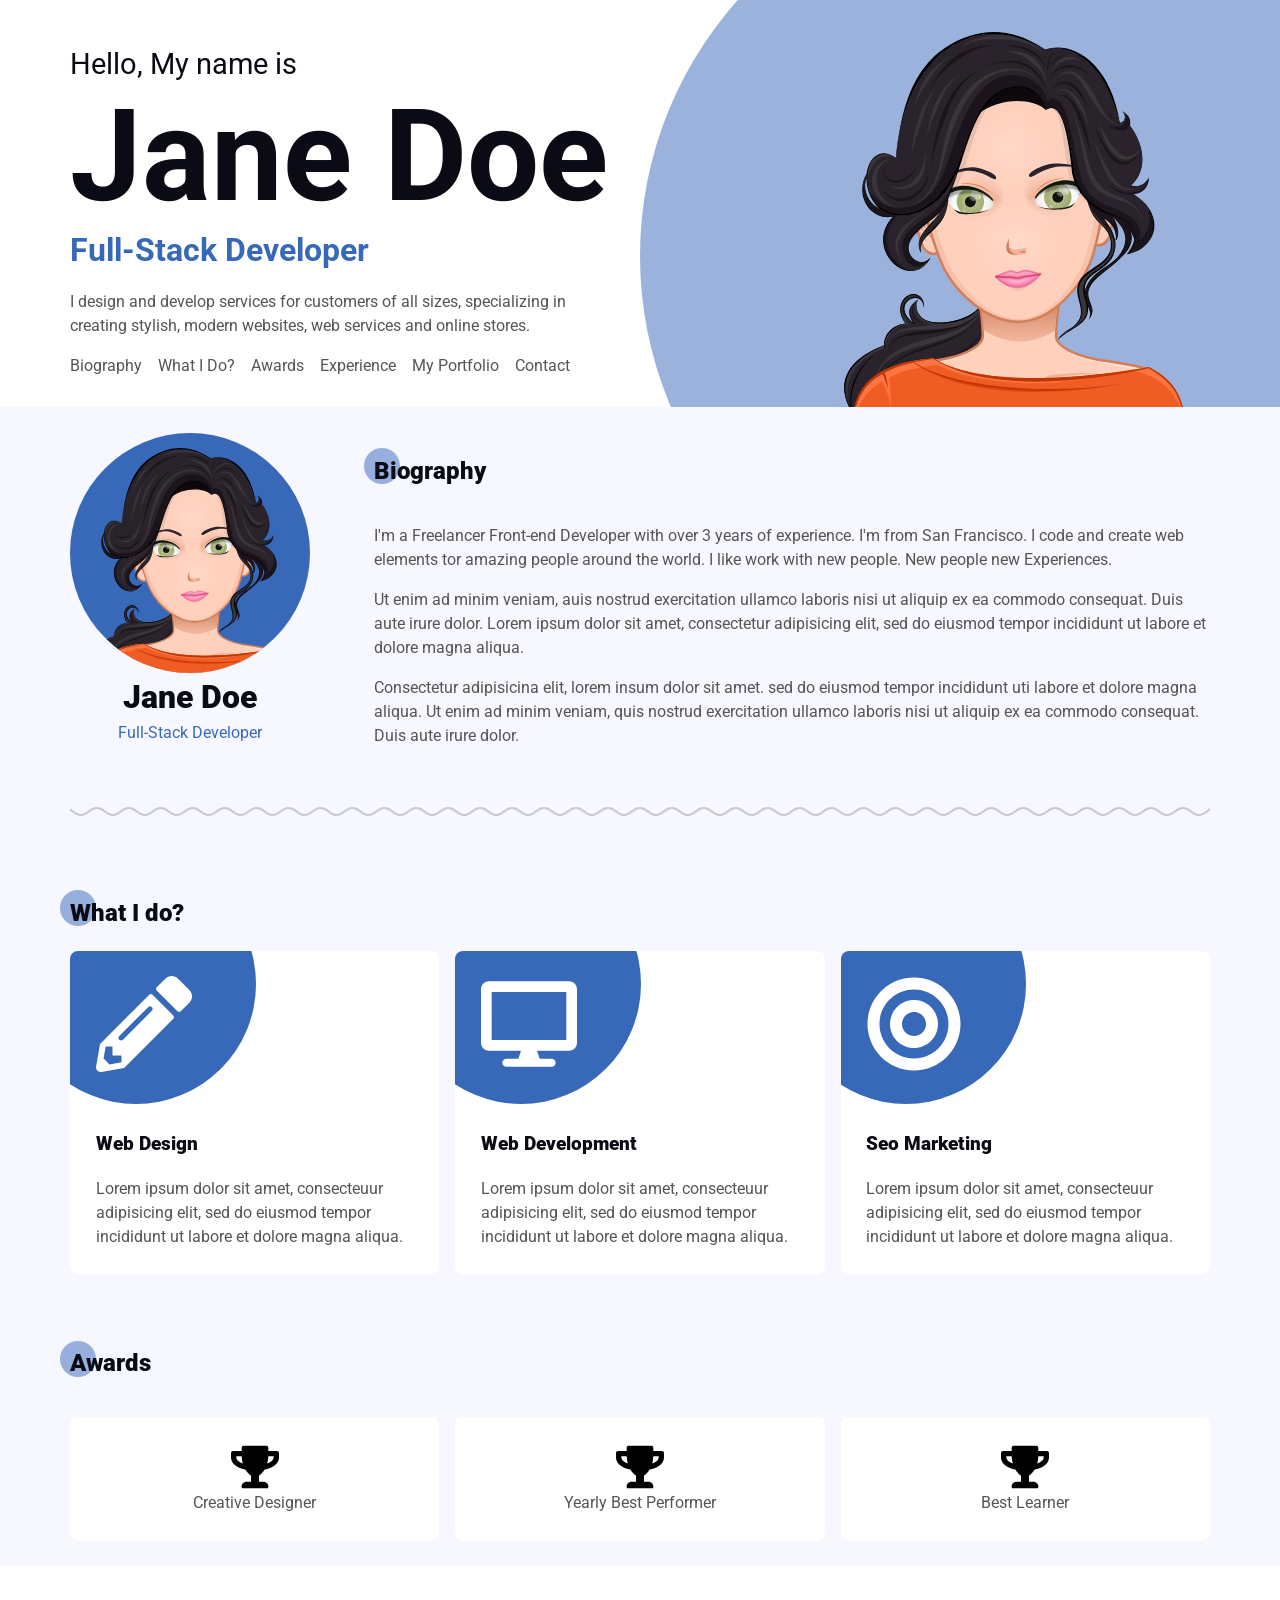
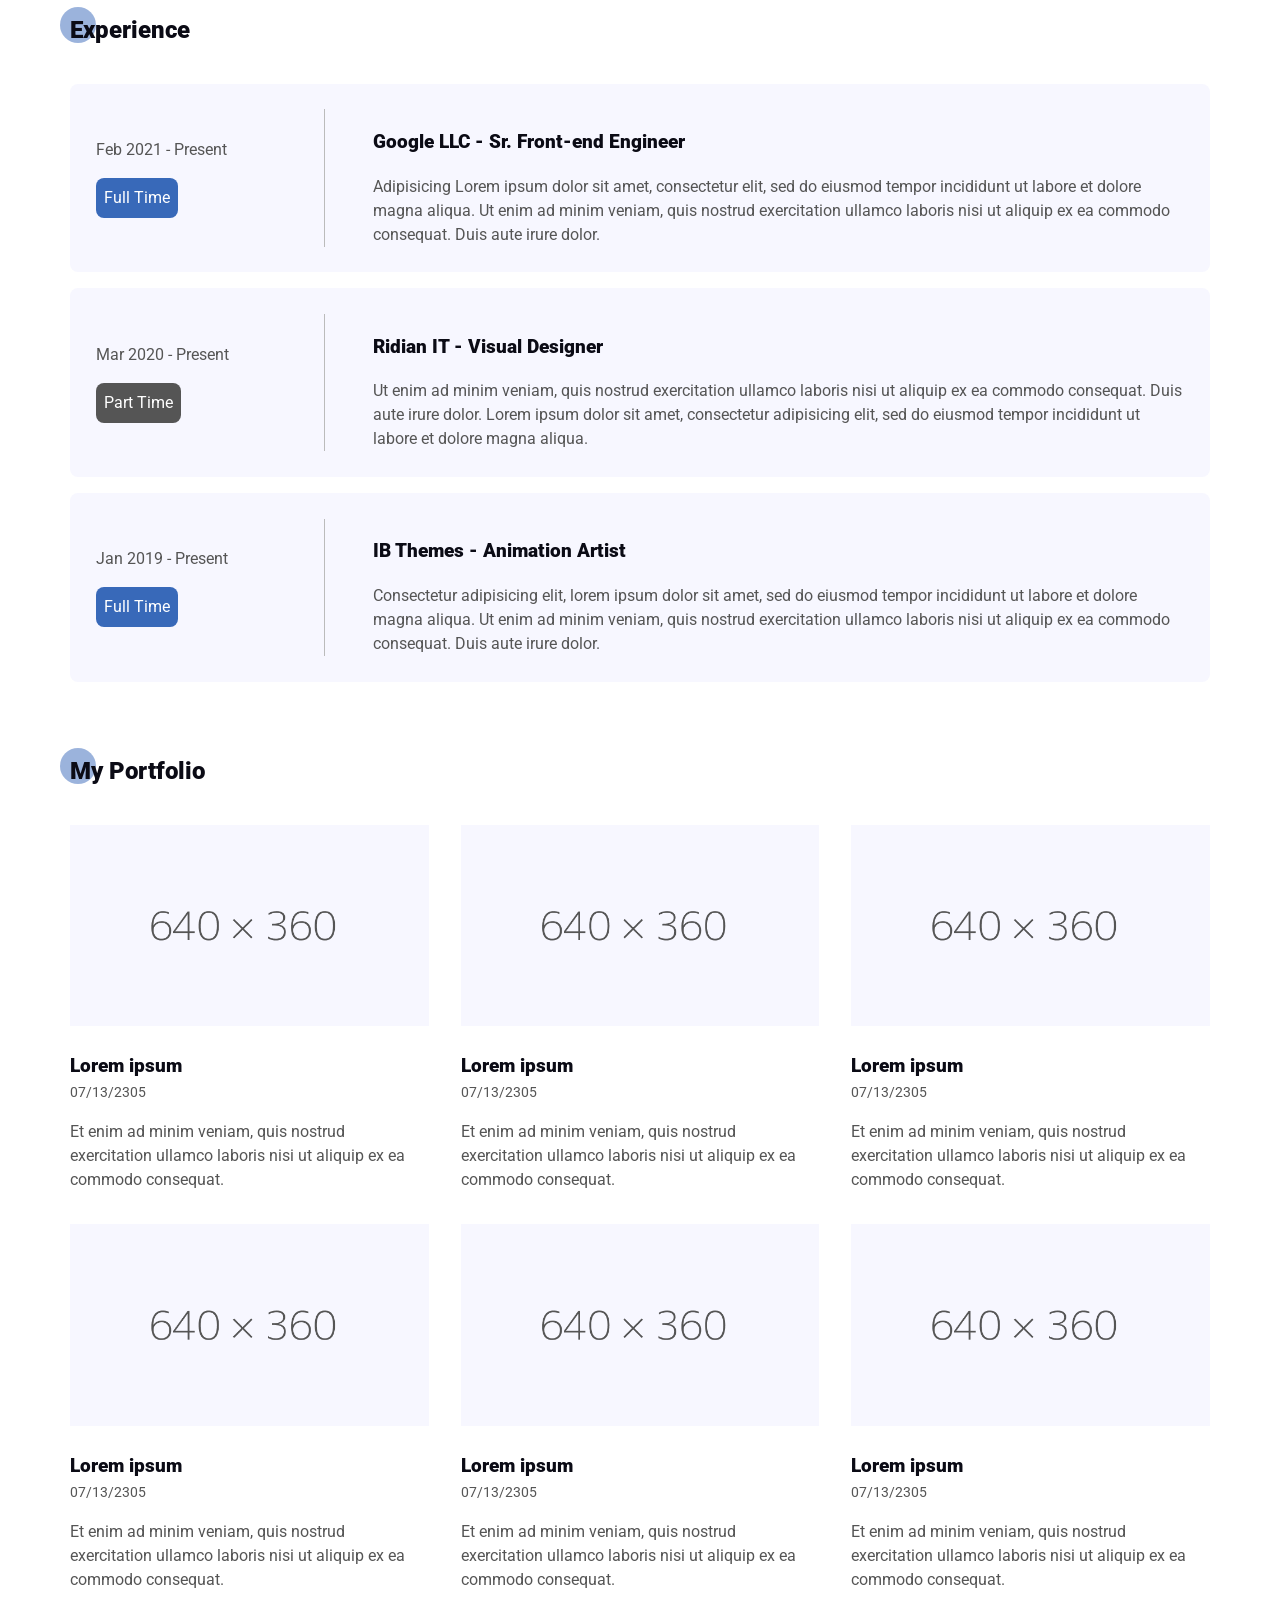
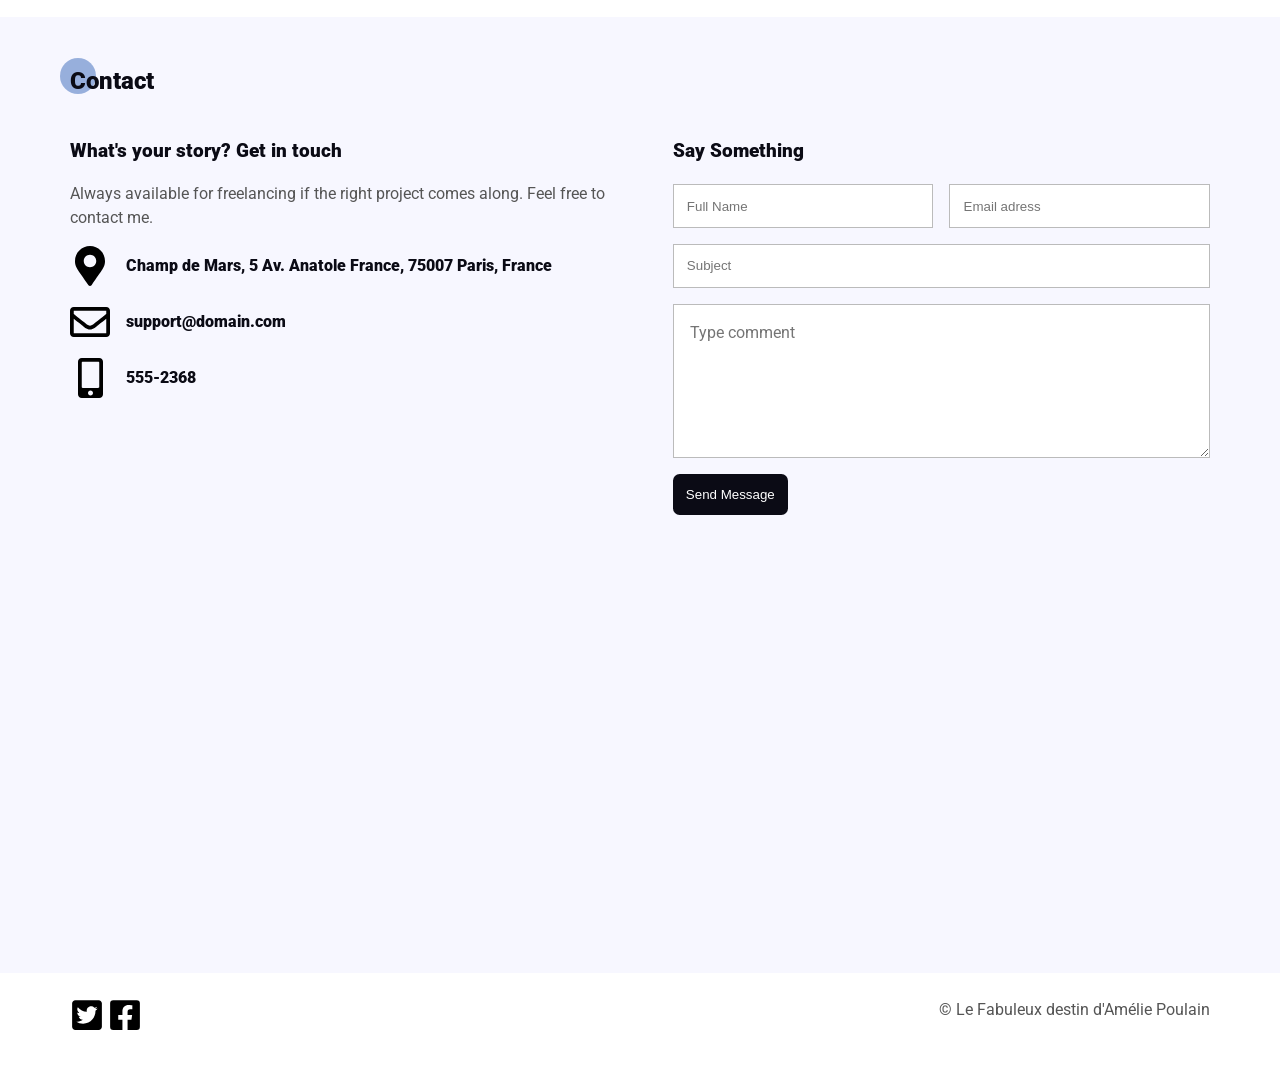
<file: index.html>
<!DOCTYPE html>
<html lang="en">
<head>
    <meta charset="UTF-8">
    <meta name="viewport" content="width=device-width, initial-scale=1.0">
    <title>Jane Doe</title>
    <link href="https://fonts.googleapis.com/css2?family=Roboto:wght@400;900&display=swap" rel="stylesheet">
    <link rel="stylesheet" href="style.css">
    <link rel="icon" href="img/favicon.png" type="image/png">
</head>
<body class="section-color--basic">

  <header class="header__background">
      <div class="section-content header__avatar">
        <h1 class="flex flex--column">
          <span class="header__title--small">Hello, My name is</span>
          <span class="header__title--large">Jane Doe</span>
          <span class="header__title--medium">Full-Stack Developer</span>
        </h1>
        <p class="header__text half-width">
          I design and develop services for customers of all sizes, specializing in 
          creating stylish, modern websites, web services and online stores.
        </p>
        <nav class="flex flex--spacing m-grid">
            <a href="#biography" class="navigation-link">Biography</a>
            <a href="#what-i-do" class="navigation-link">What I Do?</a>
            <a href="#awards" class="navigation-link">Awards</a>
            <a href="#experience" class="navigation-link">Experience</a>
            <a href="#portfolio" class="navigation-link">My Portfolio</a>
            <a href="#contact" class="navigation-link">Contact</a>
        </nav>
      </div>
  </header>

<div class="page-color--v2">
       <section id="biography" class="section-content flex flex--between flex--spacing m-column">
         <figure class="flex flex--column flex--center profile">
             <img src="img/avatar.svg" alt="Jane Doe" class="profile__avatar">
             <figcaption class=" flex flex--column flex--center">
               <span class="profile__name">Jane Doe</span> 
               <span class="profile__job">Full-Stack Developer</span> 
             </figcaption>
         </figure>
           <div class="biography__text flex flex--column flex--spacing">
             <h2 class="title title--decorated">Biography</h2>
             <p>
               I'm a Freelancer Front-end Developer with over 3 years of experience. I'm from San Francisco. 
               I code and create web elements tor amazing people around the world. I like work with new people.
               New people new Experiences.
             </p>
             <p>
               Ut enim ad minim veniam, auis nostrud exercitation ullamco laboris nisi ut aliquip ex ea commodo consequat. 
               Duis aute irure dolor. Lorem ipsum dolor sit amet, consectetur adipisicing 
               elit, sed do eiusmod tempor incididunt ut labore et dolore magna aliqua.
             </p>
             <p>
               Consectetur adipisicina elit, lorem insum dolor sit amet. sed do eiusmod tempor incididunt uti
               labore et dolore magna aliqua. Ut enim ad minim veniam, quis nostrud exercitation ullamco 
               laboris nisi ut aliquip ex ea commodo consequat. Duis aute irure dolor.
             </p>
          </div>
      </section>

      <div class="devider section-content"></div>
    
      <section id="what-i-do" class="section-content">
        <h2 class="title title--decorated">What I do?</h2>
          <div class="flex flex--spacing m-column">
            <article class="card card--with-icon">
              <div class="card__icon-wrapper">
                <img src="img/pencil-alt-solid.svg" alt="pencil-icon" class="card__icon">
              </div>
              <h3 class="title">Web Design</h3>
              <p>
                Lorem ipsum dolor sit amet,
                consecteuur adipisicing elit, sed do
                eiusmod tempor incididunt ut labore
                et dolore magna aliqua.
              </p>
            </article>
            <article class="card card--with-icon">
              <div class="card__icon-wrapper">
                <img src="img/desktop-solid.svg" alt="desktop-icon" class="card__icon">
              </div>
              <h3 class="title">Web Development</h3>
              <p>
                Lorem ipsum dolor sit amet,
                consecteuur adipisicing elit, sed do
                eiusmod tempor incididunt ut labore
                et dolore magna aliqua.
              </p>
            </article>
            <article class="card card--with-icon">
              <div class="card__icon-wrapper">
                <img src="img/bullseye-solid.svg" alt="" class="card__icon">
              </div>
              <h3 class="title">Seo Marketing</h3>
              <p>
                Lorem ipsum dolor sit amet,
                consecteuur adipisicing elit, sed do
                eiusmod tempor incididunt ut labore
                et dolore magna aliqua.  
              </p>
            </article>
          </div>
      </section>
    
      <section id="awards" class="section-content flex flex--spacing flex--column">
        <h2 class="title title--decorated">Awards</h2>
        <div class="flex full-width flex--spacing m-column--v2">
            <figure  class="card full-width flex flex--center flex--column m-row">
                <img src="img/trophy-solid.svg" alt="trophy-icon" class="card__icon--small">
                <figcaption>Creative Designer</figcaption>
            </figure>
            <figure class="card full-width flex flex--center flex--column m-row">
                <img src="img/trophy-solid.svg" alt="trophy-icon" class="card__icon--small">
                <figcaption>Yearly Best Performer</figcaption>
            </figure>
            <figure class="card full-width flex flex--center flex--column m-row">
                <img src="img/trophy-solid.svg" alt="trophy-icon" class="card__icon--small">
                <figcaption>Best Learner</figcaption>
            </figure>
        </div>
      </section>
</div>

  <section id="experience" class="section-content flex flex--spacing flex--column">
    <h2 class="title title--decorated">Experience</h2>
    <article class="flex flex--center card card--background m-column--v2">
        <div class="flex flex--column flex--spacing card__info">
          <span class="card__info__date"><time datetime="2021-02">Feb 2021 -</time> <time datetime="2025">Present</time></span>
          <span class="card__info__label">Full Time</span>
        </div>
        <div class="card__text">
          <h3 class="title">Google LLC - Sr. Front-end Engineer</h3>
          <p>
            Adipisicing Lorem ipsum dolor sit amet, consectetur elit, sed do eiusmod tempor incididunt ut 
            labore et dolore magna aliqua. Ut enim ad minim veniam, quis nostrud exercitation ullamco laboris 
            nisi ut aliquip ex ea commodo consequat. Duis aute irure dolor.
          </p>
        </div>
    </article>
    <article class="flex flex--center card card--background m-column--v2">
        <div class="flex flex--column flex--spacing card__info">
          <span class="card__info__date"><time datetime="2020-03">Mar 2020 -</time> <time datetime="2025">Present</time></span>
          <span class="card__info__label card__info__label--background">Part Time</span>
        </div>
        <div class="card__text">
          <h3 class="title">Ridian IT - Visual Designer</h3>
          <p>
            Ut enim ad minim veniam, quis nostrud exercitation ullamco laboris nisi ut aliquip ex ea commodo consequat.
            Duis aute irure dolor. Lorem ipsum dolor sit amet, consectetur adipisicing elit, sed do eiusmod tempor incididunt 
            ut labore et dolore magna aliqua.
          </p>
        </div>
    </article>
    <article class="flex flex--center card card--background m-column--v2">
        <div class="flex flex--column flex--spacing card__info">
          <span class="card__info__date"><time datetime="2019-01">Jan 2019 -</time> <time datetime="2025">Present</time></span>
          <span class="card__info__label">Full Time</span>
        </div>
        <div class="card__text">
          <h3 class="title">IB Themes - Animation Artist</h3>
          <p>
            Consectetur adipisicing elit, lorem ipsum dolor sit amet, sed do eiusmod tempor incididunt ut labore et dolore magna aliqua.
            Ut enim ad minim veniam, quis nostrud exercitation ullamco laboris nisi ut aliquip ex ea commodo consequat.
            Duis aute irure dolor.
          </p>
        </div>
    </article>
  </section>

  <section id="portfolio" class="section-content flex flex--spacing flex--column">
    <h2 class="title title--decorated">My Portfolio</h2>
    <div class="grid">
        <article>
            <img src="img/content-card.png" alt="Project preview" class="full-width">
            <h3 class="title card__title--without-spacing">Lorem ipsum</h3>
            <time datetime="2305-07-13" class="card_data">07/13/2305</time>
            <p class="card__text--with-spacing">
              Et enim ad minim veniam, quis nostrud 
              exercitation ullamco laboris nisi ut aliquip ex
              ea commodo consequat.
            </p>
          </article>
          <article>
            <img src="img/content-card.png" alt="Project preview" class="full-width">
            <h3 class="title card__title--without-spacing">Lorem ipsum</h3>
            <time datetime="2305-07-13" class="card_data">07/13/2305</time>
            <p class="card__text--with-spacing">
              Et enim ad minim veniam, quis nostrud 
              exercitation ullamco laboris nisi ut aliquip ex
              ea commodo consequat.
            </p>
          </article>
          <article>
            <img src="img/content-card.png" alt="Project preview" class="full-width"> 
            <h3 class="title card__title--without-spacing">Lorem ipsum</h3>
            <time datetime="2305-07-13" class="card_data">07/13/2305</time>
            <p class="card__text--with-spacing">
              Et enim ad minim veniam, quis nostrud 
              exercitation ullamco laboris nisi ut aliquip ex
              ea commodo consequat.
            </p>
          </article>
          <article>
            <img src="img/content-card.png" alt="Project preview" class="full-width">
            <h3 class="title card__title--without-spacing">Lorem ipsum</h3>
            <time datetime="2305-07-13" class="card_data">07/13/2305</time>
            <p class="card__text--with-spacing">
              Et enim ad minim veniam, quis nostrud 
              exercitation ullamco laboris nisi ut aliquip ex
              ea commodo consequat.
            </p>
          </article>
          <article>
            <img src="img/content-card.png" alt="Project preview" class="full-width">
            <h3 class="title card__title--without-spacing">Lorem ipsum</h3>
            <time datetime="2305-07-13" class="card_data">07/13/2305</time>
            <p class="card__text--with-spacing">
              Et enim ad minim veniam, quis nostrud 
              exercitation ullamco laboris nisi ut aliquip ex
              ea commodo consequat.
            </p>
          </article>
          <article> 
            <img src="img/content-card.png" alt="Project preview" class="full-width">
            <h3 class="title card__title--without-spacing">Lorem ipsum</h3>
            <time datetime="2305-07-13" class="card_data">07/13/2305</time>
            <p class="card__text--with-spacing">
              Et enim ad minim veniam, quis nostrud 
              exercitation ullamco laboris nisi ut aliquip ex
              ea commodo consequat.
            </p>
          </article>
    </div>
  </section>

  <div class="page-color--v2">
    <section id ="contact" class="section-content">
      <h2 class="title title--decorated">Contact</h2>
      <div class="flex flex--spacing m-column">
          <div class="flex flex--column flex--spacing">
              <h3 class="title no-margin-bottom">What's your story? Get in touch</h3>
              <p>
                Always available for freelancing if the right project comes along. Feel
                free to contact me.
              </p>
              <address class="contact__item flex flex--center flex--spacing">
                  Champ de Mars, 5 Av. Anatole France, 75007 Paris, France
              </address>
              <address class="contact__item contact__item--email contact__item--mail flex flex--center flex--spacing">
                  support@domain.com
              </address>
              <address class="contact__item contact__item--mobile flex flex--center flex--spacing">
                  555-2368
              </address>
          </div>
          <div class="half-width">
              <h3 class="title">Say Something</h3>
              <form class="flex flex--column flex--spacing">
                  <div class="flex flex--spacing m-column--v3">
                      <input type="text" name = "name" placeholder="Full Name" class="form__input changing-width">
                      <input type="email" name="email" placeholder="Email adress" class="form__input changing-width">
                  </div>
                  <input type="text" name="subject" placeholder="Subject" class="form__input">
                  <textarea name="comment" rows="5" placeholder="Type comment" class="form__input"></textarea>
                  <button class="form__button">Send Message</button>
              </form>
          </div>
      </div>
  
      <iframe 
          class="map"
          src="https://www.google.com/maps/embed?pb=!1m18!1m12!1m3!1d72925.23479520768!2d30.178057161505826!3d50.50828100220951!2m3!1f0!2f0!3f0!3m2!1i1024!2i768!4f13.1!3m3!1m2!1s0x472b3216e94dd5db%3A0x5ce36944e7698f34!2sIrpin%2C%20Kyiv%20Oblast%2C%20Ukraine!5e0!3m2!1sen!2scz!4v1746025253658!5m2!1sen!2scz"  
          style="border:0;" 
          allowfullscreen="" 
          referrerpolicy="no-referrer-when-downgrade">
      </iframe>
    </section>
  </div>

  <footer class="section-content flex flex--between">
    <div>
        <img src="img/twitter-square-brands.svg" alt="Twitter" width="34" height="34">
        <img src="img/facebook-square-brands.svg" alt="Facebook" width="34" height="34">
    </div>
    &copy; Le Fabuleux destin d'Amélie Poulain
  </footer>
  
</body>
</html>
</file>
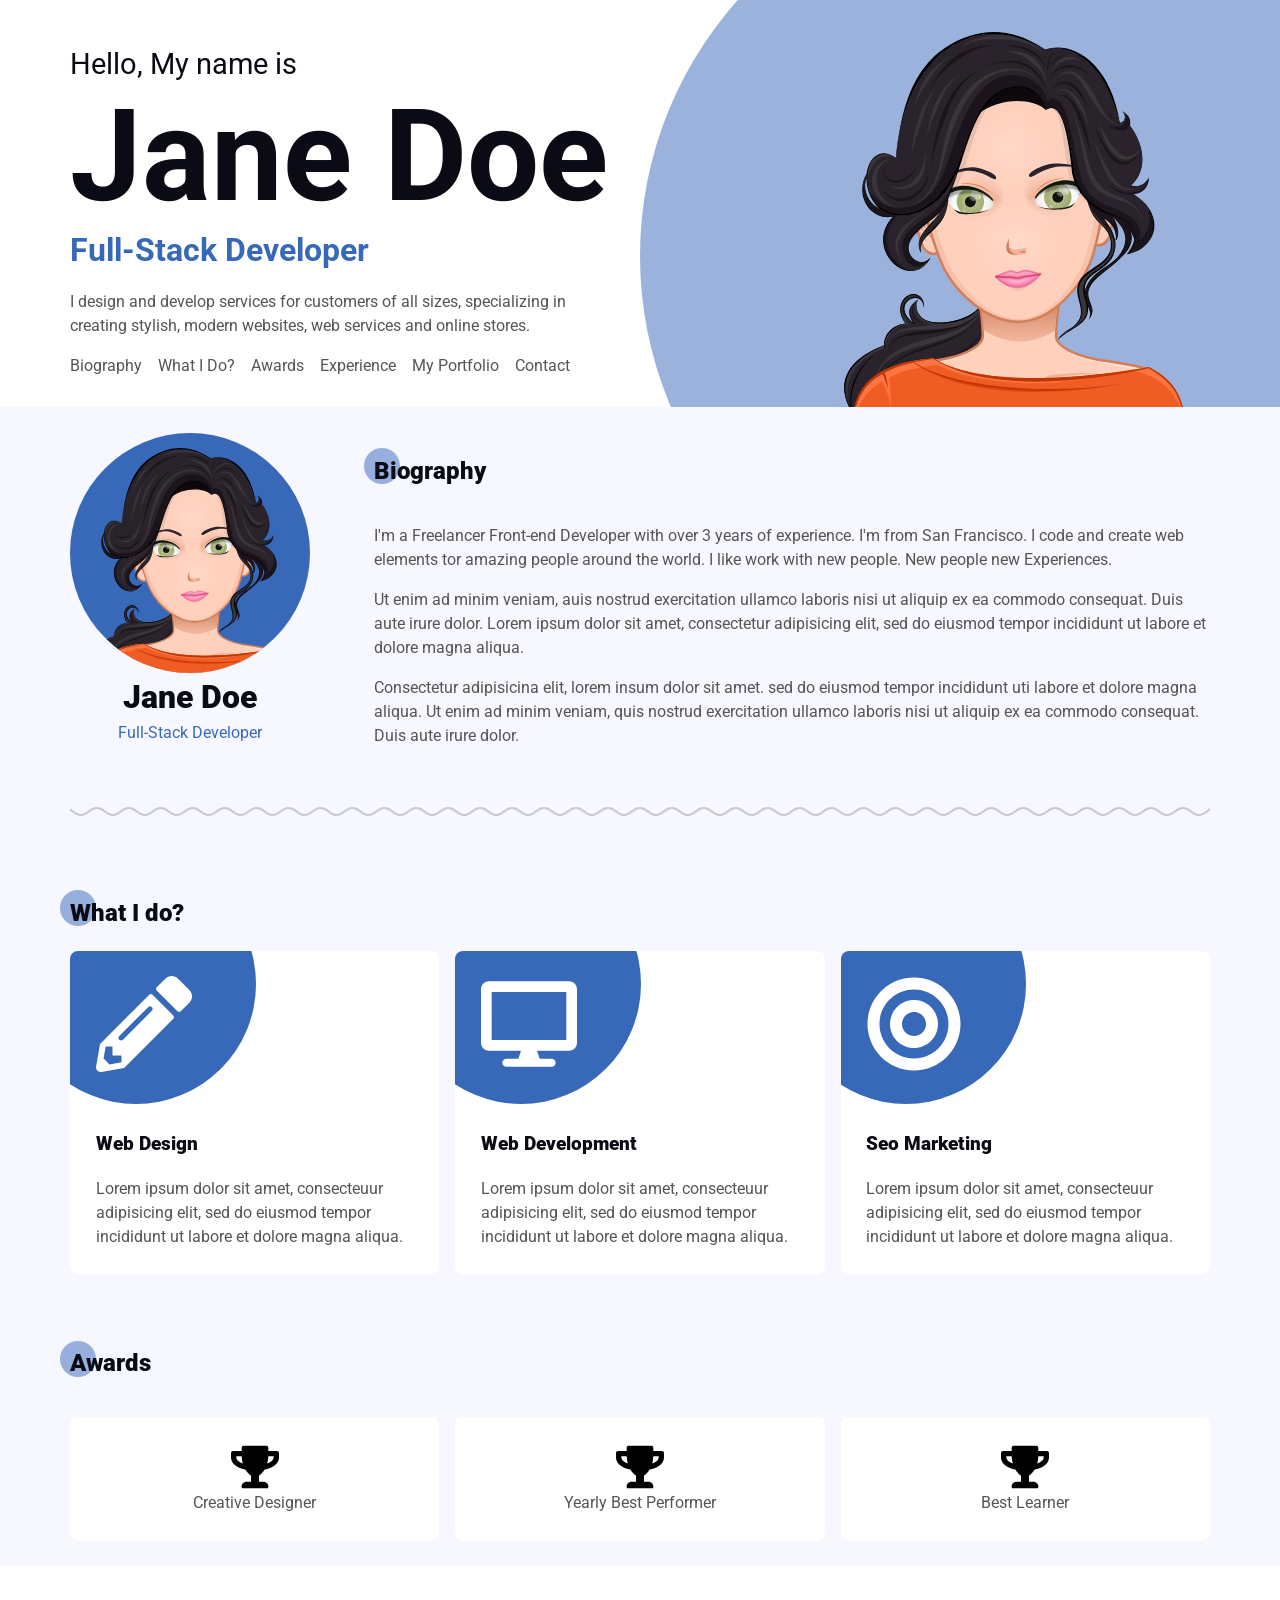
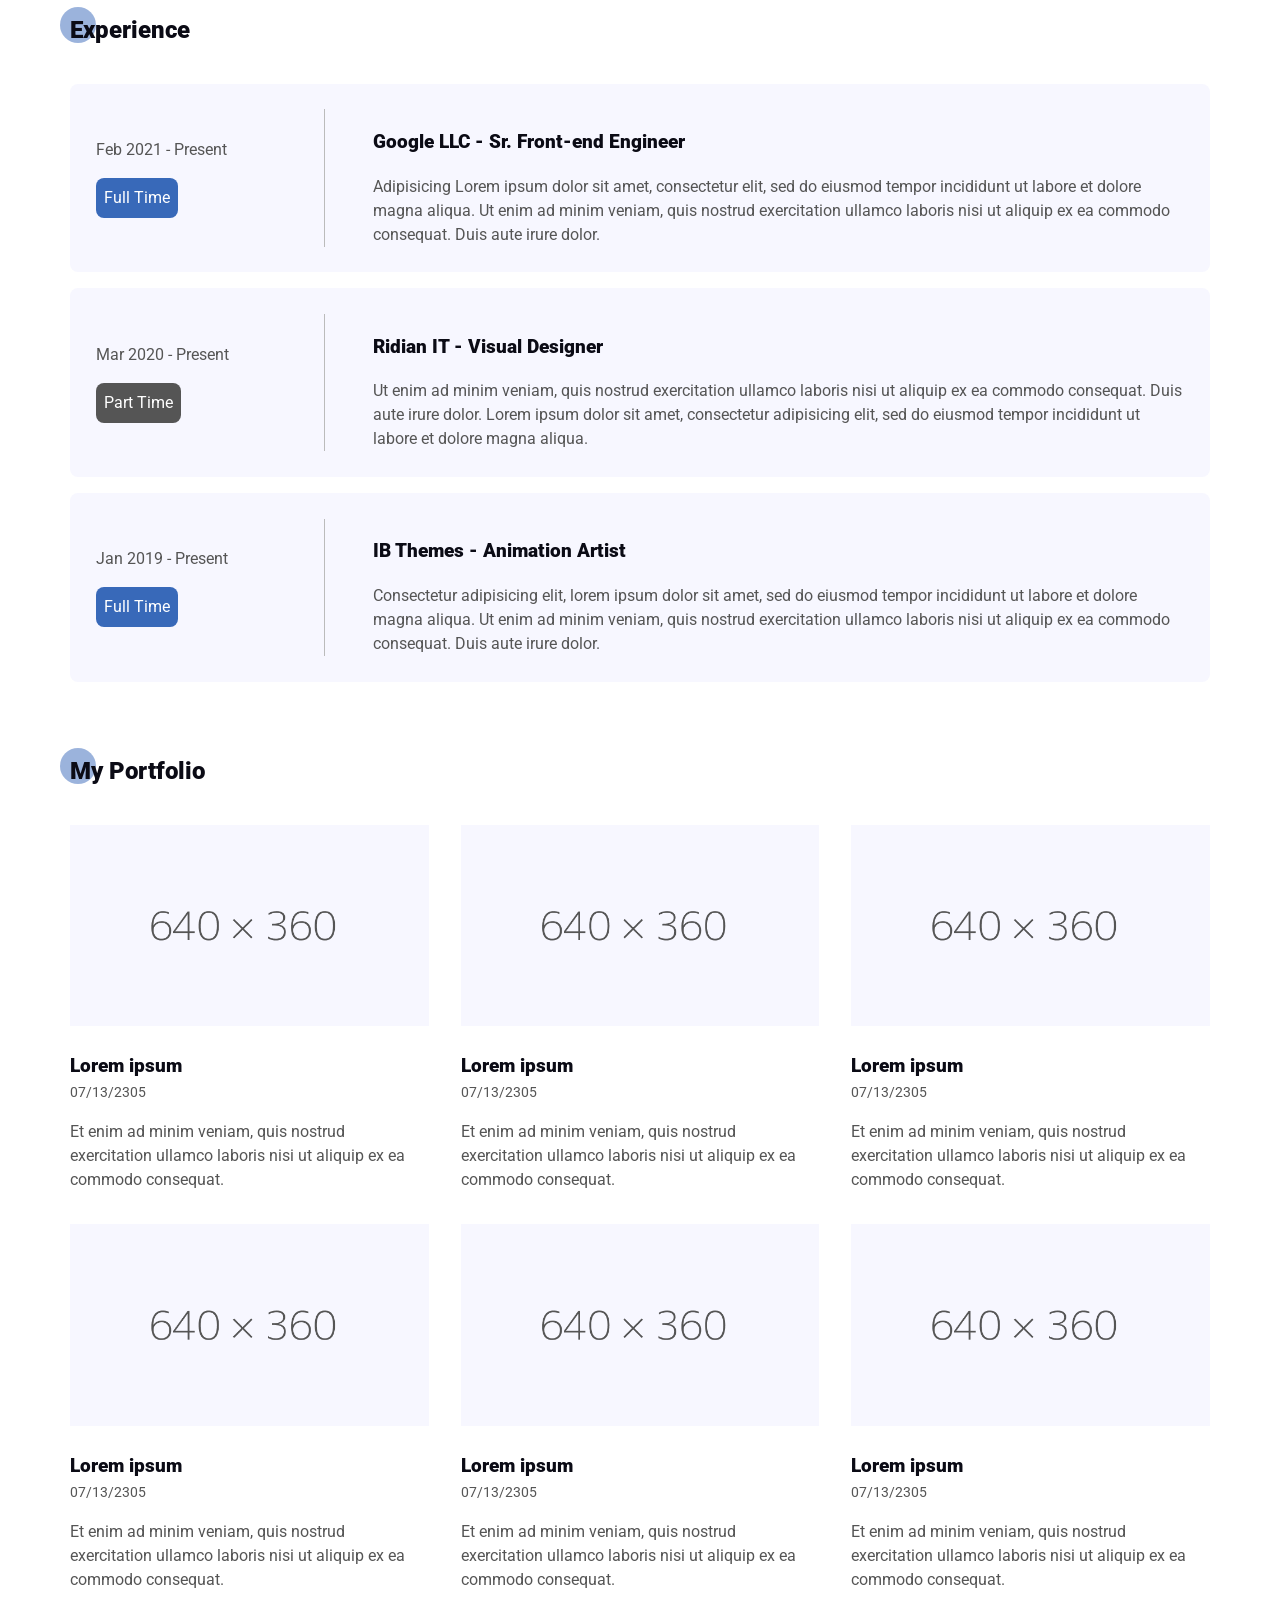
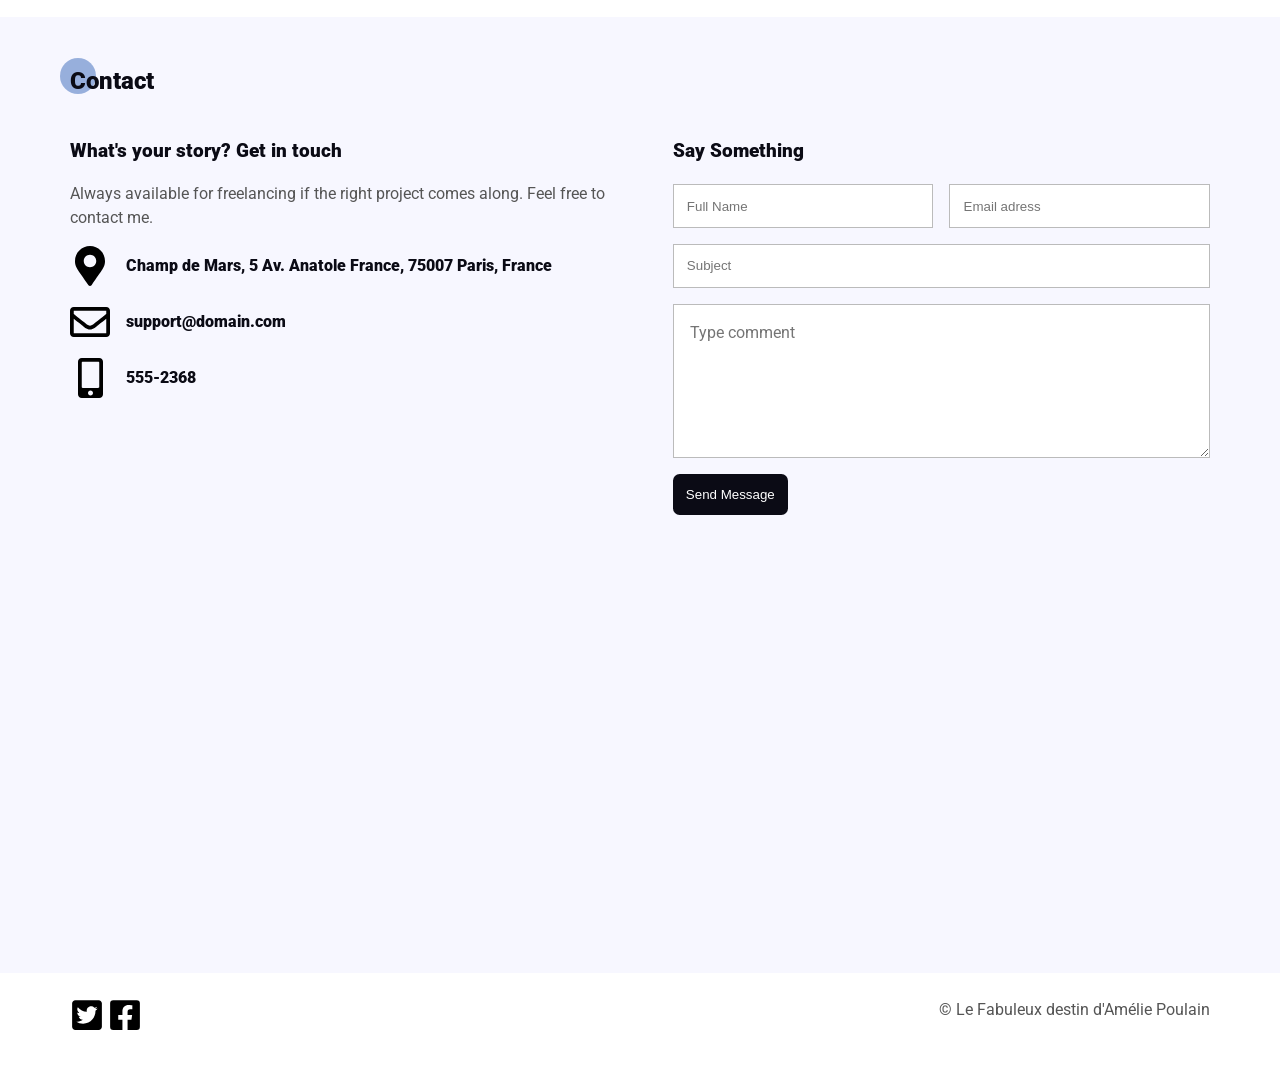
<file: src/index.html>
<!DOCTYPE html>
<html lang="en">
<head>
    <meta charset="UTF-8">
    <meta name="viewport" content="width=device-width, initial-scale=1.0">
    <title>Jane Doe</title>
    <link href="https://fonts.googleapis.com/css2?family=Roboto:wght@400;900&display=swap" rel="stylesheet">
    <link rel="stylesheet" href="style.css">
</head>
<body class="section-color--basic">

  <header class="header__background">
      <div class="section-content header__avatar">
        <h1 class="flex flex--column">
          <span class="header__title--small">Hello, My name is</span>
          <span class="header__title--large">Jane Doe</span>
          <span class="header__title--medium">Full-Stack Developer</span>
        </h1>
        <p class="header__text half-width">
          I design and develop services for customers of all sizes, specializing in 
          creating stylish, modern websites, web services and online stores.
        </p>
        <nav class="flex flex--spacing m-grid">
            <a href="#biography" class="navigation-link">Biography</a>
            <a href="#what-i-do" class="navigation-link">What I Do?</a>
            <a href="#awards" class="navigation-link">Awards</a>
            <a href="#experience" class="navigation-link">Experience</a>
            <a href="#portfolio" class="navigation-link">My Portfolio</a>
            <a href="#contact" class="navigation-link">Contact</a>
        </nav>
      </div>
  </header>

<div class="page-color--v2">
       <section id="biography" class="section-content flex flex--between flex--spacing m-column">
         <figure class="flex flex--column flex--center profile">
             <img src="../img/avatar.svg" alt="Jane Doe" class="profile__avatar">
             <figcaption class=" flex flex--column flex--center">
               <span class="profile__name">Jane Doe</span> 
               <span class="profile__job">Full-Stack Developer</span> 
             </figcaption>
         </figure>
           <div class="biography__text flex flex--column flex--spacing">
             <h2 class="title title--decorated">Biography</h2>
             <p>
               I'm a Freelancer Front-end Developer with over 3 years of experience. I'm from San Francisco. 
               I code and create web elements tor amazing people around the world. I like work with new people.
               New people new Experiences.
             </p>
             <p>
               Ut enim ad minim veniam, auis nostrud exercitation ullamco laboris nisi ut aliquip ex ea commodo consequat. 
               Duis aute irure dolor. Lorem ipsum dolor sit amet, consectetur adipisicing 
               elit, sed do eiusmod tempor incididunt ut labore et dolore magna aliqua.
             </p>
             <p>
               Consectetur adipisicina elit, lorem insum dolor sit amet. sed do eiusmod tempor incididunt uti
               labore et dolore magna aliqua. Ut enim ad minim veniam, quis nostrud exercitation ullamco 
               laboris nisi ut aliquip ex ea commodo consequat. Duis aute irure dolor.
             </p>
          </div>
      </section>

      <div class="devider section-content"></div>
    
      <section id="what-i-do" class="section-content">
        <h2 class="title title--decorated">What I do?</h2>
          <div class="flex flex--spacing m-column">
            <article class="card card--with-icon">
              <div class="card__icon-wrapper">
                <img src="../img/pencil-alt-solid.svg" alt="pencil-icon" class="card__icon">
              </div>
              <h3 class="title">Web Design</h3>
              <p>
                Lorem ipsum dolor sit amet,
                consecteuur adipisicing elit, sed do
                eiusmod tempor incididunt ut labore
                et dolore magna aliqua.
              </p>
            </article>
            <article class="card card--with-icon">
              <div class="card__icon-wrapper">
                <img src="../img/desktop-solid.svg" alt="desktop-icon" class="card__icon">
              </div>
              <h3 class="title">Web Development</h3>
              <p>
                Lorem ipsum dolor sit amet,
                consecteuur adipisicing elit, sed do
                eiusmod tempor incididunt ut labore
                et dolore magna aliqua.
              </p>
            </article>
            <article class="card card--with-icon">
              <div class="card__icon-wrapper">
                <img src="../img/bullseye-solid.svg" alt="" class="card__icon">
              </div>
              <h3 class="title">Seo Marketing</h3>
              <p>
                Lorem ipsum dolor sit amet,
                consecteuur adipisicing elit, sed do
                eiusmod tempor incididunt ut labore
                et dolore magna aliqua.  
              </p>
            </article>
          </div>
      </section>
    
      <section id="awards" class="section-content flex flex--spacing flex--column">
        <h2 class="title title--decorated">Awards</h2>
        <div class="flex full-width flex--spacing m-column--v2">
            <figure  class="card full-width flex flex--center flex--column m-row">
                <img src="../img/trophy-solid.svg" alt="trophy-icon" class="card__icon--small">
                <figcaption>Creative Designer</figcaption>
            </figure>
            <figure class="card full-width flex flex--center flex--column m-row">
                <img src="../img/trophy-solid.svg" alt="trophy-icon" class="card__icon--small">
                <figcaption>Yearly Best Performer</figcaption>
            </figure>
            <figure class="card full-width flex flex--center flex--column m-row">
                <img src="../img/trophy-solid.svg" alt="trophy-icon" class="card__icon--small">
                <figcaption>Best Learner</figcaption>
            </figure>
        </div>
      </section>
</div>

  <section id="experience" class="section-content flex flex--spacing flex--column">
    <h2 class="title title--decorated">Experience</h2>
    <article class="flex flex--center card card--background m-column--v2">
        <div class="flex flex--column flex--spacing card__info">
          <span class="card__info__date"><time datetime="2021-02">Feb 2021 -</time> <time datetime="2025">Present</time></span>
          <span class="card__info__label">Full Time</span>
        </div>
        <div class="card__text">
          <h3 class="title">Google LLC - Sr. Front-end Engineer</h3>
          <p>
            Adipisicing Lorem ipsum dolor sit amet, consectetur elit, sed do eiusmod tempor incididunt ut 
            labore et dolore magna aliqua. Ut enim ad minim veniam, quis nostrud exercitation ullamco laboris 
            nisi ut aliquip ex ea commodo consequat. Duis aute irure dolor.
          </p>
        </div>
    </article>
    <article class="flex flex--center card card--background m-column--v2">
        <div class="flex flex--column flex--spacing card__info">
          <span class="card__info__date"><time datetime="2020-03">Mar 2020 -</time> <time datetime="2025">Present</time></span>
          <span class="card__info__label card__info__label--background">Part Time</span>
        </div>
        <div class="card__text">
          <h3 class="title">Ridian IT - Visual Designer</h3>
          <p>
            Ut enim ad minim veniam, quis nostrud exercitation ullamco laboris nisi ut aliquip ex ea commodo consequat.
            Duis aute irure dolor. Lorem ipsum dolor sit amet, consectetur adipisicing elit, sed do eiusmod tempor incididunt 
            ut labore et dolore magna aliqua.
          </p>
        </div>
    </article>
    <article class="flex flex--center card card--background m-column--v2">
        <div class="flex flex--column flex--spacing card__info">
          <span class="card__info__date"><time datetime="2019-01">Jan 2019 -</time> <time datetime="2025">Present</time></span>
          <span class="card__info__label">Full Time</span>
        </div>
        <div class="card__text">
          <h3 class="title">IB Themes - Animation Artist</h3>
          <p>
            Consectetur adipisicing elit, lorem ipsum dolor sit amet, sed do eiusmod tempor incididunt ut labore et dolore magna aliqua.
            Ut enim ad minim veniam, quis nostrud exercitation ullamco laboris nisi ut aliquip ex ea commodo consequat.
            Duis aute irure dolor.
          </p>
        </div>
    </article>
  </section>

  <section id="portfolio" class="section-content flex flex--spacing flex--column">
    <h2 class="title title--decorated">My Portfolio</h2>
    <div class="grid">
        <article>
            <img src="../img/content-card.png" alt="Project preview" class="full-width">
            <h3 class="title card__title--without-spacing">Lorem ipsum</h3>
            <time datetime="2305-07-13" class="card_data">07/13/2305</time>
            <p class="card__text--with-spacing">
              Et enim ad minim veniam, quis nostrud 
              exercitation ullamco laboris nisi ut aliquip ex
              ea commodo consequat.
            </p>
          </article>
          <article>
            <img src="../img/content-card.png" alt="Project preview" class="full-width">
            <h3 class="title card__title--without-spacing">Lorem ipsum</h3>
            <time datetime="2305-07-13" class="card_data">07/13/2305</time>
            <p class="card__text--with-spacing">
              Et enim ad minim veniam, quis nostrud 
              exercitation ullamco laboris nisi ut aliquip ex
              ea commodo consequat.
            </p>
          </article>
          <article>
            <img src="../img/content-card.png" alt="Project preview" class="full-width"> 
            <h3 class="title card__title--without-spacing">Lorem ipsum</h3>
            <time datetime="2305-07-13" class="card_data">07/13/2305</time>
            <p class="card__text--with-spacing">
              Et enim ad minim veniam, quis nostrud 
              exercitation ullamco laboris nisi ut aliquip ex
              ea commodo consequat.
            </p>
          </article>
          <article>
            <img src="../img/content-card.png" alt="Project preview" class="full-width">
            <h3 class="title card__title--without-spacing">Lorem ipsum</h3>
            <time datetime="2305-07-13" class="card_data">07/13/2305</time>
            <p class="card__text--with-spacing">
              Et enim ad minim veniam, quis nostrud 
              exercitation ullamco laboris nisi ut aliquip ex
              ea commodo consequat.
            </p>
          </article>
          <article>
            <img src="../img/content-card.png" alt="Project preview" class="full-width">
            <h3 class="title card__title--without-spacing">Lorem ipsum</h3>
            <time datetime="2305-07-13" class="card_data">07/13/2305</time>
            <p class="card__text--with-spacing">
              Et enim ad minim veniam, quis nostrud 
              exercitation ullamco laboris nisi ut aliquip ex
              ea commodo consequat.
            </p>
          </article>
          <article> 
            <img src="../img/content-card.png" alt="Project preview" class="full-width">
            <h3 class="title card__title--without-spacing">Lorem ipsum</h3>
            <time datetime="2305-07-13" class="card_data">07/13/2305</time>
            <p class="card__text--with-spacing">
              Et enim ad minim veniam, quis nostrud 
              exercitation ullamco laboris nisi ut aliquip ex
              ea commodo consequat.
            </p>
          </article>
    </div>
  </section>

  <div class="page-color--v2">
    <section id ="contact" class="section-content">
      <h2 class="title title--decorated">Contact</h2>
      <div class="flex flex--spacing m-column">
          <div class="flex flex--column flex--spacing">
              <h3 class="title no-margin-bottom">What's your story? Get in touch</h3>
              <p>
                Always available for freelancing if the right project comes along. Feel
                free to contact me.
              </p>
              <address class="contact__item flex flex--center flex--spacing">
                  Champ de Mars, 5 Av. Anatole France, 75007 Paris, France
              </address>
              <address class="contact__item contact__item--email contact__item--mail flex flex--center flex--spacing">
                  support@domain.com
              </address>
              <address class="contact__item contact__item--mobile flex flex--center flex--spacing">
                  555-2368
              </address>
          </div>
          <div class="half-width">
              <h3 class="title">Say Something</h3>
              <form class="flex flex--column flex--spacing">
                  <div class="flex flex--spacing m-column--v3">
                      <input type="text" name = "name" placeholder="Full Name" class="form__input changing-width">
                      <input type="email" name="email" placeholder="Email adress" class="form__input changing-width">
                  </div>
                  <input type="text" name="subject" placeholder="Subject" class="form__input">
                  <textarea name="comment" rows="5" placeholder="Type comment" class="form__input"></textarea>
                  <button class="form__button">Send Message</button>
              </form>
          </div>
      </div>
  
      <iframe 
          class="map"
          src="https://www.google.com/maps/embed?pb=!1m18!1m12!1m3!1d72925.23479520768!2d30.178057161505826!3d50.50828100220951!2m3!1f0!2f0!3f0!3m2!1i1024!2i768!4f13.1!3m3!1m2!1s0x472b3216e94dd5db%3A0x5ce36944e7698f34!2sIrpin%2C%20Kyiv%20Oblast%2C%20Ukraine!5e0!3m2!1sen!2scz!4v1746025253658!5m2!1sen!2scz"  
          style="border:0;" 
          allowfullscreen="" 
          referrerpolicy="no-referrer-when-downgrade">
      </iframe>
    </section>
  </div>

  <footer class="section-content flex flex--between">
    <div>
        <img src="../img/twitter-square-brands.svg" alt="Twitter" width="34" height="34">
        <img src="../img/facebook-square-brands.svg" alt="Facebook" width="34" height="34">
    </div>
    &copy; Le Fabuleux destin d'Amélie Poulain
  </footer>
  
</body>
</html>
</file>
<file: style.css>
:root {
    --color-primary: #3869b9;
    --color-title: #0b0b15;
    --color-text: #555555;
    --color-border: #bbbbbb;
    --color-devider: #f7f7ff;
    --color-background: white;

    --basic-space: 1em;
    --section-space: 2VW;
    --site-width: 1140px;

    --border-radius: 0.5em;

    --line-height: 1.5;
    --font-size-small: 0.9em;
    --font-size-medium: 1em;
    --font-size-large: 4em;
    --font-weight-basic: 400;
    --font-weight-bold: 900;
}

body, textarea{
    font-family: 'roboto';
    color: var(--color-text);
    font-weight: var(--font-weight-basic);
    line-height: var(--line-height);
    font-size: var(--font-size-medium);
    margin: 0;
    padding: 0;
}

p, figure, address {
    margin: 0em;
}

.no-margin-bottom {
    margin-bottom: 0;
}
  
.section-content {
    width: var(--site-width);
    margin: auto;
    padding: var(--section-space) 0;
}

.section-color--basic {
    background-color: var(--color-background);
}

.page-color--v2 {
    background-color: var(--color-devider);
}

.flex {
    display: flex;
}

.flex--column {
    flex-direction: column;
}

.flex--spacing {
    gap: 1em;
}

.flex--between {
    justify-content: space-between;
}

.flex--center {
    align-items: center;
}

.full-width {
    width: 100%;
}

.half-width {
    width: 50%;
}

h1 {
    line-height: normal;
    color: var(--color-title);
}

.header__title--small {
    font-size: var(--font-size-small);
    font-weight: var(--font-weight-basic);
}

.header__title--large {
    font-size: var(--font-size-large);
    color: var(--color-title);
}

.header__title--medium {
    font-size: var(--font-size-medium);
    color: var(--color-primary);
}

.header__text {
    width: 45%;
}

nav {
    margin-top: 1em;
}

.navigation-link {
    text-decoration: none;
    color: var(--color-text);
    border-bottom: 3px solid transparent;
}

.navigation-link:hover {
    border-bottom: 3px solid var(--color-primary);
}

.header__avatar {
    position: relative;
}

.header__avatar::after {
    content: '';
    position: absolute;
    width: var(--site-width);
    height: 35em;
    right: 0;
    bottom: 0;
    background: url("img/avatar.svg") no-repeat bottom right;
    display: block;
    z-index: -1;
}

.header__background {
    position: relative;
    overflow: hidden;
}

.header__background::after {
    content: '';
    position: absolute;
    display: inline-block;
    width: 60VW;
    height: 60VW;
    right: -10VW;
    top: -10VW;
    background-color: var(--color-primary);
    border-radius: 50%;
    opacity: 0.5;
    z-index: -2;
}

.profile__avatar {
    width: 15em;
    height: 15em;
    border-radius: 50%;
    background-color: var(--color-primary);
}

.profile__name {
    font-size: 2em;
    font-weight: var(--font-weight-bold);
    color: var(--color-title);
}

.profile__job {
    color: var(--color-primary);
}

.biography__text {
    margin-left: 3em;
}

.title{
    color: var(--color-title);
    font-weight: var(--font-weight-bold);
}

.title--decorated {
    position: relative;
    z-index: 1;
}
  
.title--decorated::before {
    content: "";
    position: absolute;
    left: -0.4em; 
    top: -0.2em;
    width: 1.5em;
    height: 1.5em;
    background-color: var(--color-primary);
    border-radius: 50%;
    opacity: 0.5;
    z-index: -1;
}

.devider {
    height: 1.5em; 
    background-image: url("img/border-dark.png");
    background-repeat: repeat-x;
    background-position: center;
    background-size: auto 10px;
}

.card {
    padding: var(--section-space);
    border-radius: var(--border-radius);
    background-color: var(--color-background);
}

.card--with-icon {
    overflow: hidden;
}

.card__icon-wrapper {
    position: relative;
    z-index: 1;
}
  
.card__icon-wrapper::before {
    content: "";
    position: absolute;
    width: 15em;
    height: 15em;
    background-color: var(--color-primary);
    border-radius: 50%;
    top: -7em;
    left: -5em;
    z-index: -1;
}
  
.card__icon {
    width: 6em;
    height: 6em;
    margin-bottom: 2em;
}

.card__icon--small {
    width: 3em;
    height: 3em;
}

.card--background {
    background-color: var(--color-devider);
}

.card__info {
    margin-right: 2em;
    width: 40%;
}

.card__info__date {
   display: block;
}

.card__info__label {
    display: block;
    width: fit-content;
    border-radius: var(--border-radius);
    background-color: var(--color-primary);
    padding: calc(var(--basic-space) / 2);
    color: white;
}

.card__info__label--background {
    background-color: var(--color-text);
}

.card__text {
    border-left: 1px solid var(--color-border);
    padding-left: 3em;
}

.card_data {
    font-size: var(--font-size-small);
}

.grid {
    display: grid;
    grid-template-columns: repeat(auto-fit, minmax(280px, 1fr));
    gap: 2em;
    width: 100%;
}

.card__title--without-spacing {
    margin-bottom: 0;
}

.card__text--with-spacing {
    margin-top: 1em;
}

.contact__item {
    font-style: normal;
    font-weight: var(--font-weight-bold);
    color: var(--color-title);
    padding-left: 0em;
}

.contact__item::before {
    content: "";
    display: block;
    width: 2.5em;
    height: 2.5em;
    background: url("img/map-marker-alt-solid.svg") no-repeat center;
}

.contact__item--email::before {
    background: url("img/envelope-regular.svg") no-repeat center;
}

.contact__item--mobile::before {
    background: url("img/mobile-alt-solid.svg") no-repeat center;
}

.form__input {
    padding: var(--basic-space);
    border: solid 1px var(--color-border);
}

.form__button {
    border: none;
    background-color: var(--color-title);
    padding: var(--basic-space);
    color: white;
    width: fit-content;
    border-radius: var(--border-radius);
}

.map {
    filter: grayscale(100%); 
    width: 100%;
    height: 400px;
    border: 0;
    display: block;
    margin: 1em 0;
} 

@media (max-width: 1199px) {
    .section-content {
        max-width: 90%;
    }

    .header__avatar::after {
        width: 20em;
        height: 20em;
        right: 0;
        bottom: 0;
        background-size: contain;
    }

    .header__background::after {
        width: 65VW;
        height: 65VW;
        right: -25VW;
        top: -1VW;
    }

    .card__info {
        width: 100%;
        margin-right: 1em;
    }

    .grid {
        grid-template-columns: repeat(3, 1fr);
    }
}

@media (max-width: 959px) {
    .header__avatar::after,
    .header__background::after{
      display: none;
    }

    .header__title--large {
        font-size: 2.4em;
    }

    .half-width, .biography__text{
        width: 100%;
        margin-left: 0;
    }

    .m-column {
        display: flex;
        flex-direction: column;
    }

    .grid {
        grid-template-columns: repeat(2, 1fr);
    }

    .card__info__date time{
        display: block;
    }

    .card figcaption {
        text-align: center;
    }
}

@media (min-width: 559px) {
    .changing-width {
        width: 100%;
    }
}
  
@media (max-width: 559px) {

    .profile {
        margin-top: 1em;
    }

    .m-row {
        display: flex;
        flex-direction: row;
        align-items: center;
        gap: 1em; 
    }

    .m-column--v2{
        display: flex;
        flex-direction: column;
        align-items: start;;
    }

    .card__text {
        border-left: none;
        padding-left: 0;
    }

    .card__info {
        gap: 0.1em;
    }

    .card__info__date time {
        display: inline;
    }

    .grid {
        grid-template-columns: 1fr;
    }

    footer {
        display: flex;
        flex-direction: column;
        align-items: center;
    }

    .m-grid {
        display: grid;
        grid-template-columns: repeat(3, minmax(0, 1fr));
        margin-bottom: 0.5em;
    }
    
    .navigation-link {
        display: block;
        text-align: center;
        background-color: var(--color-primary);
        padding: 0.8em;
        border-radius: calc(var(--border-radius)/2);
        color: var(--color-title);
        border: none;
        font-size: calc(var(--font-size-small)/1.1);
    }

    .map {
        height: 250px;
    }

    .m-column--v3 {
        display: flex;
        flex-direction: column;
    }
}
</file>
<file: src/style.css>
:root {
    --color-primary: #3869b9;
    --color-title: #0b0b15;
    --color-text: #555555;
    --color-border: #bbbbbb;
    --color-devider: #f7f7ff;
    --color-background: white;

    --basic-space: 1em;
    --section-space: 2VW;
    --site-width: 1140px;

    --border-radius: 0.5em;

    --line-height: 1.5;
    --font-size-small: 0.9em;
    --font-size-medium: 1em;
    --font-size-large: 4em;
    --font-weight-basic: 400;
    --font-weight-bold: 900;
}

body, textarea{
    font-family: 'roboto';
    color: var(--color-text);
    font-weight: var(--font-weight-basic);
    line-height: var(--line-height);
    font-size: var(--font-size-medium);
    margin: 0;
    padding: 0;
}

p, figure, address {
    margin: 0em;
}

.no-margin-bottom {
    margin-bottom: 0;
}
  
.section-content {
    width: var(--site-width);
    margin: auto;
    padding: var(--section-space) 0;
}

.section-color--basic {
    background-color: var(--color-background);
}

.page-color--v2 {
    background-color: var(--color-devider);
}

.flex {
    display: flex;
}

.flex--column {
    flex-direction: column;
}

.flex--spacing {
    gap: 1em;
}

.flex--between {
    justify-content: space-between;
}

.flex--center {
    align-items: center;
}

.full-width {
    width: 100%;
}

.half-width {
    width: 50%;
}

h1 {
    line-height: normal;
    color: var(--color-title);
}

.header__title--small {
    font-size: var(--font-size-small);
    font-weight: var(--font-weight-basic);
}

.header__title--large {
    font-size: var(--font-size-large);
    color: var(--color-title);
}

.header__title--medium {
    font-size: var(--font-size-medium);
    color: var(--color-primary);
}

.header__text {
    width: 45%;
}

nav {
    margin-top: 1em;
}

.navigation-link {
    text-decoration: none;
    color: var(--color-text);
    border-bottom: 3px solid transparent;
}

.navigation-link:hover {
    border-bottom: 3px solid var(--color-primary);
}

.header__avatar {
    position: relative;
}

.header__avatar::after {
    content: '';
    position: absolute;
    width: var(--site-width);
    height: 35em;
    right: 0;
    bottom: 0;
    background: url(../img/avatar.svg) no-repeat bottom right;
    display: block;
    z-index: -1;
}

.header__background {
    position: relative;
    overflow: hidden;
}

.header__background::after {
    content: '';
    position: absolute;
    display: inline-block;
    width: 60VW;
    height: 60VW;
    right: -10VW;
    top: -10VW;
    background-color: var(--color-primary);
    border-radius: 50%;
    opacity: 0.5;
    z-index: -2;
}

.profile__avatar {
    width: 15em;
    height: 15em;
    border-radius: 50%;
    background-color: var(--color-primary);
}

.profile__name {
    font-size: 2em;
    font-weight: var(--font-weight-bold);
    color: var(--color-title);
}

.profile__job {
    color: var(--color-primary);
}

.biography__text {
    margin-left: 3em;
}

.title{
    color: var(--color-title);
    font-weight: var(--font-weight-bold);
}

.title--decorated {
    position: relative;
    z-index: 1;
}
  
.title--decorated::before {
    content: "";
    position: absolute;
    left: -0.4em; 
    top: -0.2em;
    width: 1.5em;
    height: 1.5em;
    background-color: var(--color-primary);
    border-radius: 50%;
    opacity: 0.5;
    z-index: -1;
}

.devider {
    height: 1.5em; 
    background-image: url("../img/border-dark.png");
    background-repeat: repeat-x;
    background-position: center;
    background-size: auto 10px;
}

.card {
    padding: var(--section-space);
    border-radius: var(--border-radius);
    background-color: var(--color-background);
}

.card--with-icon {
    overflow: hidden;
}

.card__icon-wrapper {
    position: relative;
    z-index: 1;
}
  
.card__icon-wrapper::before {
    content: "";
    position: absolute;
    width: 15em;
    height: 15em;
    background-color: var(--color-primary);
    border-radius: 50%;
    top: -7em;
    left: -5em;
    z-index: -1;
}
  
.card__icon {
    width: 6em;
    height: 6em;
    margin-bottom: 2em;
}

.card__icon--small {
    width: 3em;
    height: 3em;
}

.card--background {
    background-color: var(--color-devider);
}

.card__info {
    margin-right: 2em;
    width: 40%;
}

.card__info__date {
   display: block;
}

.card__info__label {
    display: block;
    width: fit-content;
    border-radius: var(--border-radius);
    background-color: var(--color-primary);
    padding: calc(var(--basic-space) / 2);
    color: white;
}

.card__info__label--background {
    background-color: var(--color-text);
}

.card__text {
    border-left: 1px solid var(--color-border);
    padding-left: 3em;
}

.card_data {
    font-size: var(--font-size-small);
}

.grid {
    display: grid;
    grid-template-columns: repeat(auto-fit, minmax(280px, 1fr));
    gap: 2em;
    width: 100%;
}

.card__title--without-spacing {
    margin-bottom: 0;
}

.card__text--with-spacing {
    margin-top: 1em;
}

.contact__item {
    font-style: normal;
    font-weight: var(--font-weight-bold);
    color: var(--color-title);
    padding-left: 0em;
}

.contact__item::before {
    content: "";
    display: block;
    width: 2.5em;
    height: 2.5em;
    background: url(../img/map-marker-alt-solid.svg) no-repeat center;
}

.contact__item--email::before {
    background: url(../img/envelope-regular.svg) no-repeat center;
}

.contact__item--mobile::before {
    background: url(../img/mobile-alt-solid.svg) no-repeat center;
}

.form__input {
    padding: var(--basic-space);
    border: solid 1px var(--color-border);
}

.form__button {
    border: none;
    background-color: var(--color-title);
    padding: var(--basic-space);
    color: white;
    width: fit-content;
    border-radius: var(--border-radius);
}

.map {
    filter: grayscale(100%); 
    width: 100%;
    height: 400px;
    border: 0;
    display: block;
    margin: 1em 0;
} 

@media (max-width: 1199px) {
    .section-content {
        max-width: 90%;
    }

    .header__avatar::after {
        width: 20em;
        height: 20em;
        right: 0;
        bottom: 0;
        background-size: contain;
    }

    .header__background::after {
        width: 65VW;
        height: 65VW;
        right: -25VW;
        top: -1VW;
    }

    .card__info {
        width: 100%;
        margin-right: 1em;
    }

    .grid {
        grid-template-columns: repeat(3, 1fr);
    }
}

@media (max-width: 959px) {
    .header__avatar::after,
    .header__background::after{
      display: none;
    }

    .header__title--large {
        font-size: 2.4em;
    }

    .half-width, .biography__text{
        width: 100%;
        margin-left: 0;
    }

    .m-column {
        display: flex;
        flex-direction: column;
    }

    .grid {
        grid-template-columns: repeat(2, 1fr);
    }

    .card__info__date time{
        display: block;
    }

    .card figcaption {
        text-align: center;
    }
}

@media (min-width: 559px) {
    .changing-width {
        width: 100%;
    }
}
  
@media (max-width: 559px) {

    .profile {
        margin-top: 1em;
    }

    .m-row {
        display: flex;
        flex-direction: row;
        align-items: center;
        gap: 1em; 
    }

    .m-column--v2{
        display: flex;
        flex-direction: column;
        align-items: start;;
    }

    .card__text {
        border-left: none;
        padding-left: 0;
    }

    .card__info {
        gap: 0.1em;
    }

    .card__info__date time {
        display: inline;
    }

    .grid {
        grid-template-columns: 1fr;
    }

    footer {
        display: flex;
        flex-direction: column;
        align-items: center;
    }

    .m-grid {
        display: grid;
        grid-template-columns: repeat(3, minmax(0, 1fr));
        margin-bottom: 0.5em;
    }
    
    .navigation-link {
        display: block;
        text-align: center;
        background-color: var(--color-primary);
        padding: 0.8em;
        border-radius: calc(var(--border-radius)/2);
        color: var(--color-title);
        border: none;
        font-size: calc(var(--font-size-small)/1.1);
    }

    .map {
        height: 250px;
    }

    .m-column--v3 {
        display: flex;
        flex-direction: column;
    }
}
</file>
